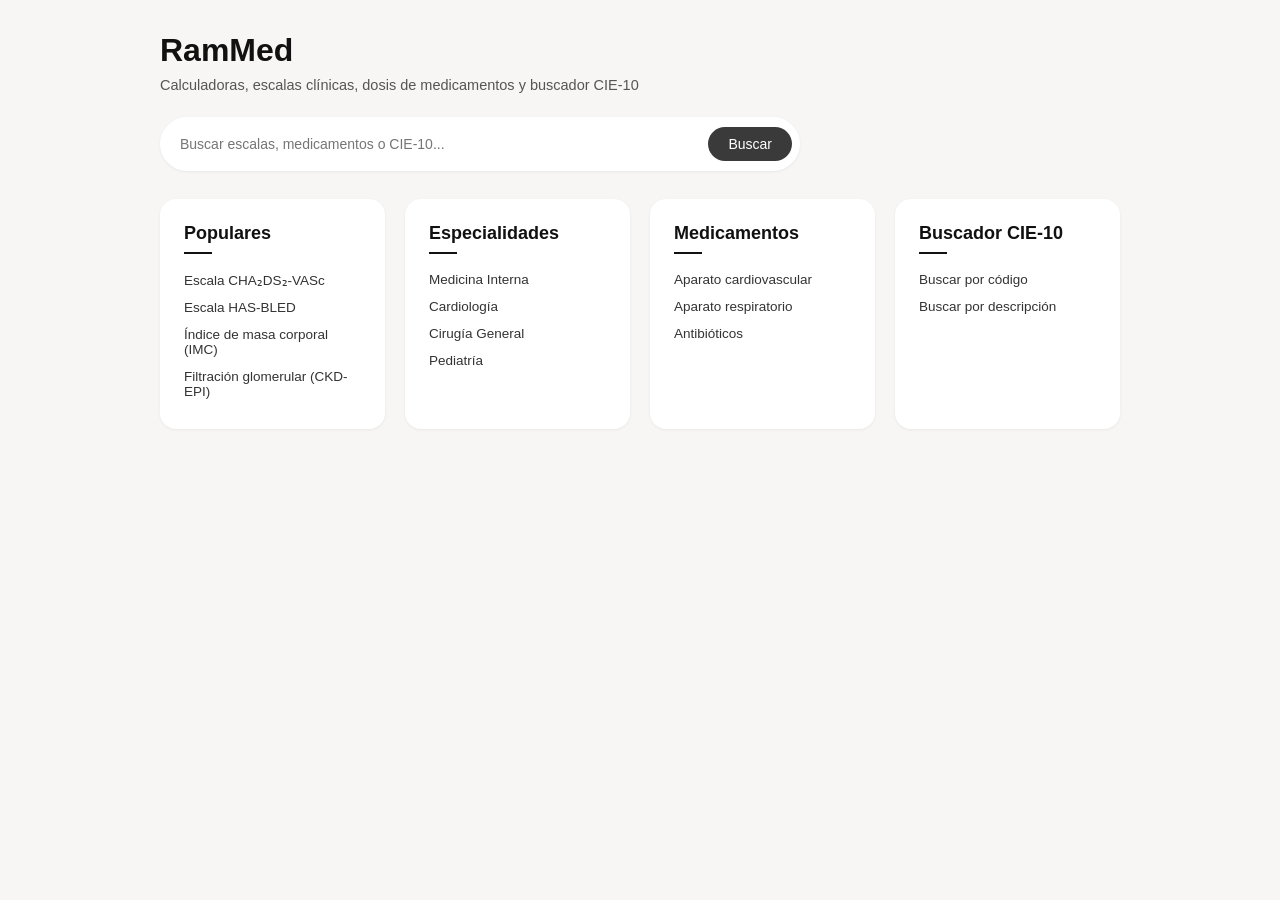
<file: index.html>
<!DOCTYPE html>
<html lang="es">
<head>
<meta charset="UTF-8">
<meta name="viewport" content="width=device-width, initial-scale=1.0">
<title>RamMed — Calculadoras médicas</title>
<link rel="stylesheet" href="style.css">
</head>
<body>
  <div class="page">
    <h1>RamMed</h1>
    <p class="subtitle">Calculadoras, escalas clínicas, dosis de medicamentos y buscador CIE-10</p>

    <div class="searchbar">
      <input type="text" placeholder="Buscar escalas, medicamentos o CIE-10...">
      <button>Buscar</button>
    </div>

    <div class="grid">
      <div class="card">
        <h3>Populares</h3><hr>
        <a href="cha2ds2-vasc.html" class="item">Escala CHA₂DS₂-VASc</a>
        <a href="#" class="item">Escala HAS-BLED</a>
        <a href="#" class="item">Índice de masa corporal (IMC)</a>
        <a href="#" class="item">Filtración glomerular (CKD-EPI)</a>
      </div>

      <div class="card">
        <h3>Especialidades</h3><hr>
        <a href="#" class="item">Medicina Interna</a>
        <a href="cardiologia.html" class="item">Cardiología</a>
        <a href="#" class="item">Cirugía General</a>
        <a href="#" class="item">Pediatría</a>
      </div>

      <div class="card">
        <h3>Medicamentos</h3><hr>
        <a href="#" class="item">Aparato cardiovascular</a>
        <a href="#" class="item">Aparato respiratorio</a>
        <a href="#" class="item">Antibióticos</a>
      </div>

      <div class="card">
        <h3>Buscador CIE-10</h3><hr>
        <a href="#" class="item">Buscar por código</a>
        <a href="#" class="item">Buscar por descripción</a>
      </div>
    </div>
  </div>
</body>
</html>
</file>
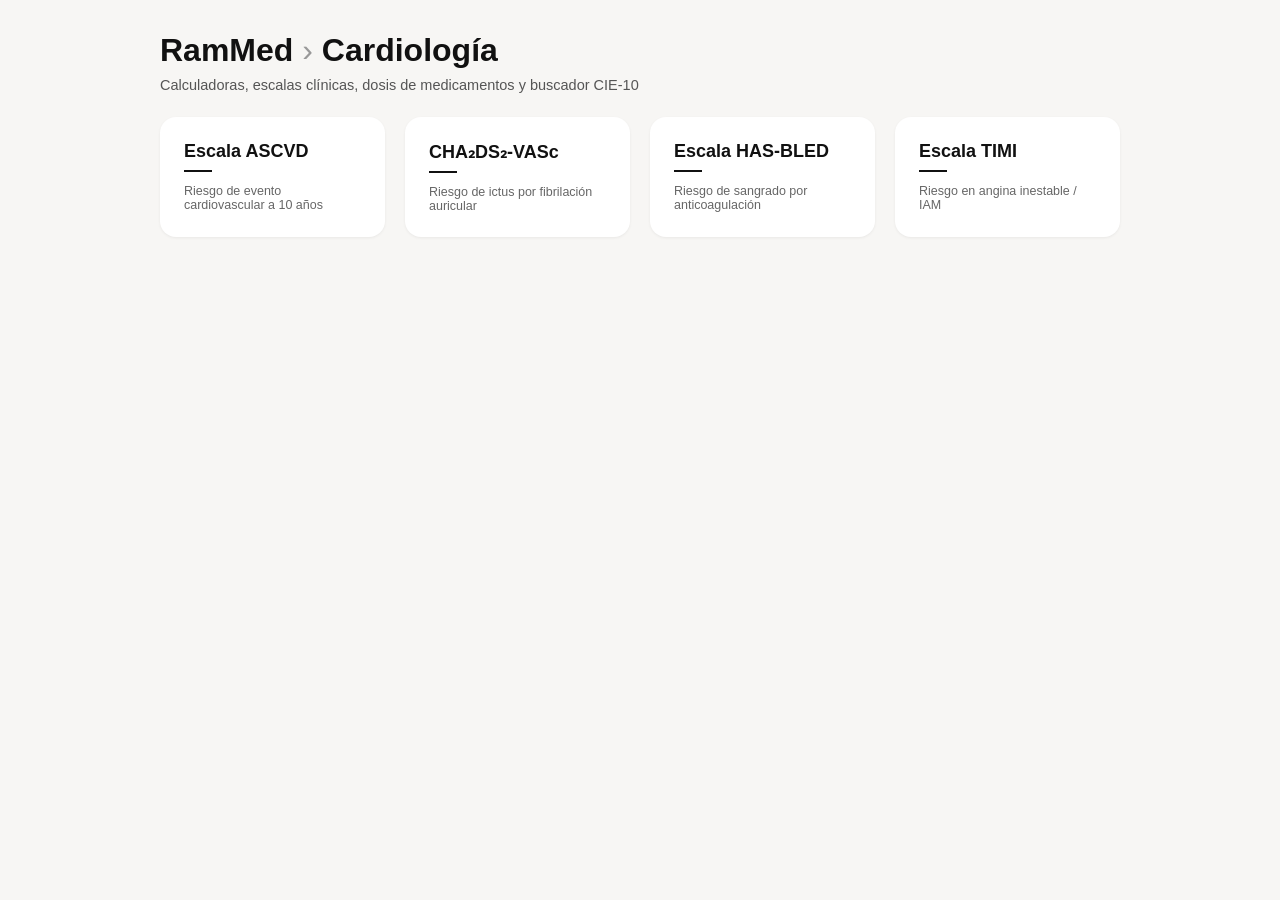
<file: cardiologia.html>
<!DOCTYPE html>
<html lang="es">
<head>
<meta charset="UTF-8">
<meta name="viewport" content="width=device-width, initial-scale=1.0">
<title>RamMed — Cardiología</title>
<link rel="stylesheet" href="style.css">
</head>
<body>
  <div class="page">
    <h1><a href="index.html" class="crumb">RamMed</a> <span class="sep">›</span> Cardiología</h1>
    <p class="subtitle">Calculadoras, escalas clínicas, dosis de medicamentos y buscador CIE-10</p>

    <div class="grid small">
      <a href="#" class="card link">
        <h3>Escala ASCVD</h3><hr>
        <p>Riesgo de evento cardiovascular a 10 años</p>
      </a>
      <a href="cha2ds2-vasc.html" class="card link">
        <h3>CHA₂DS₂-VASc</h3><hr>
        <p>Riesgo de ictus por fibrilación auricular</p>
      </a>
      <a href="#" class="card link">
        <h3>Escala HAS-BLED</h3><hr>
        <p>Riesgo de sangrado por anticoagulación</p>
      </a>
      <a href="#" class="card link">
        <h3>Escala TIMI</h3><hr>
        <p>Riesgo en angina inestable / IAM</p>
      </a>
    </div>
  </div>
</body>
</html>
</file>
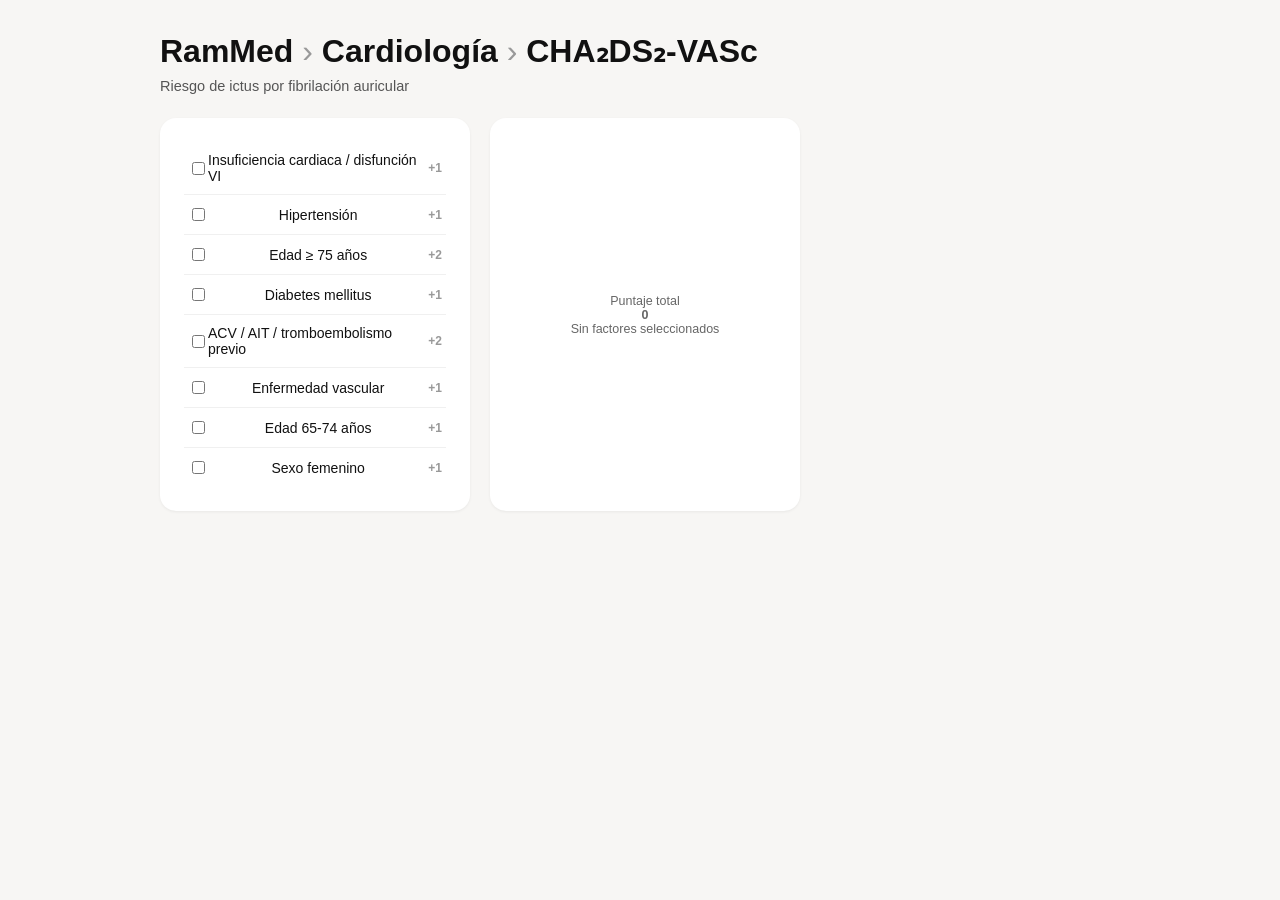
<file: cha2ds2-vasc.html>
<!DOCTYPE html>
<html lang="es">
<head>
<meta charset="UTF-8">
<meta name="viewport" content="width=device-width, initial-scale=1.0">
<title>CHA₂DS₂-VASc — RamMed</title>
<link rel="stylesheet" href="style.css">
</head>
<body>
  <div class="page">
    <h1><a href="index.html" class="crumb">RamMed</a> <span class="sep">›</span> <a href="cardiologia.html" class="crumb">Cardiología</a> <span class="sep">›</span> CHA₂DS₂-VASc</h1>
    <p class="subtitle">Riesgo de ictus por fibrilación auricular</p>

    <div class="calc-grid">
      <div class="card">
        <div id="items"></div>
      </div>
      <div class="card result-card">
        <p class="result-label">Puntaje total</p>
        <p id="score" class="result-value">0</p>
        <p id="risk-label" class="result-sub">Sin factores seleccionados</p>
      </div>
    </div>
  </div>

<script>
var factors = [
  {id:"chf", label:"Insuficiencia cardiaca / disfunción VI", points:1},
  {id:"htn", label:"Hipertensión", points:1},
  {id:"age75", label:"Edad ≥ 75 años", points:2},
  {id:"dm", label:"Diabetes mellitus", points:1},
  {id:"stroke", label:"ACV / AIT / tromboembolismo previo", points:2},
  {id:"vasc", label:"Enfermedad vascular", points:1},
  {id:"age65", label:"Edad 65-74 años", points:1},
  {id:"female", label:"Sexo femenino", points:1}
];
var container = document.getElementById('items');
factors.forEach(function(f){
  var row = document.createElement('label');
  row.className = 'factor-row';
  row.innerHTML = '<span>'+f.label+'</span><span class="pts">+'+f.points+'</span>';
  var checkbox = document.createElement('input');
  checkbox.type = 'checkbox';
  checkbox.dataset.points = f.points;
  row.prepend(checkbox);
  container.appendChild(row);
});
function updateScore(){
  var checks = container.querySelectorAll('input[type=checkbox]');
  var total = 0;
  checks.forEach(function(c){ if(c.checked) total += parseInt(c.dataset.points); });
  document.getElementById('score').textContent = total;
  var label = document.getElementById('risk-label');
  if(total === 0){ label.textContent = "Riesgo bajo"; }
  else if(total === 1){ label.textContent = "Riesgo bajo-moderado"; }
  else { label.textContent = "Considerar anticoagulación"; }
}
container.addEventListener('change', updateScore);
</script>
</body>
</html>
</file>
<file: style.css>
* { box-sizing: border-box; }
body {
  font-family: -apple-system, Arial, sans-serif;
  background: #f7f6f4;
  margin: 0;
  color: #111;
}
.page {
  max-width: 1000px;
  margin: 0 auto;
  padding: 2rem 1.25rem;
}
h1 {
  font-size: 32px;
  font-weight: 800;
  margin: 0 0 8px;
}
.crumb { color: #111; text-decoration: none; cursor: pointer; }
.sep { color: #999; font-weight: 500; }
.subtitle {
  font-size: 14.5px;
  color: #555;
  margin: 0 0 1.5rem;
}
.searchbar {
  display: flex;
  align-items: center;
  gap: 10px;
  background: #fff;
  border-radius: 999px;
  padding: 10px 8px 10px 18px;
  max-width: 640px;
  box-shadow: 0 1px 3px rgba(0,0,0,0.06);
  margin-bottom: 1.75rem;
}
.searchbar input {
  flex: 1;
  border: none;
  background: transparent;
  font-size: 14px;
  outline: none;
}
.searchbar button {
  border: none;
  background: #3a3a3a;
  color: #fff;
  border-radius: 999px;
  padding: 9px 20px;
  font-size: 14px;
  cursor: pointer;
}
.grid {
  display: grid;
  grid-template-columns: repeat(auto-fit, minmax(220px, 1fr));
  gap: 20px;
}
.grid.small { grid-template-columns: repeat(auto-fit, minmax(180px, 1fr)); }
.card {
  background: #fff;
  border-radius: 16px;
  padding: 1.5rem;
  box-shadow: 0 1px 3px rgba(0,0,0,0.06);
}
.card.link { text-decoration: none; color: inherit; cursor: pointer; }
.card h3 { font-size: 18px; font-weight: 700; margin: 0 0 8px; }
.card hr { border: none; border-top: 2px solid #111; width: 28px; margin: 0 0 12px; }
.card p { font-size: 12.5px; color: #666; margin: 0; }
.item {
  display: block;
  font-size: 13.5px;
  color: #333;
  text-decoration: none;
  padding: 6px 0;
}
.item:hover { color: #000; font-weight: 500; }
.calc-grid {
  display: grid;
  grid-template-columns: 1fr 1fr;
  gap: 20px;
  max-width: 640px;
}
.factor-row {
  display: flex;
  align-items: center;
  justify-content: space-between;
  padding: 10px 4px;
  font-size: 14px;
  border-bottom: 1px solid #f0f0f0;
  cursor: pointer;
}
.factor-row:last-child { border-bottom: none; }
.pts { font-size: 12px; color: #999; font-weight: 600; }
.result-card {
  display: flex;
  flex-direction: column;
  justify-content: center;
  align-items: center;
  text-align: center;
}
.result-label { font-size: 13px; color: #666; margin: 0 0 6px; }
.result-value { font-size: 48px; font-weight: 800; margin: 0 0 8px; }
.result-sub { font-size: 13.5px; color: #555; margin: 0; }

@media (max-width: 600px) {
  .calc-grid { grid-template-columns: 1fr; }
  h1 { font-size: 26px; }
}
</file>
